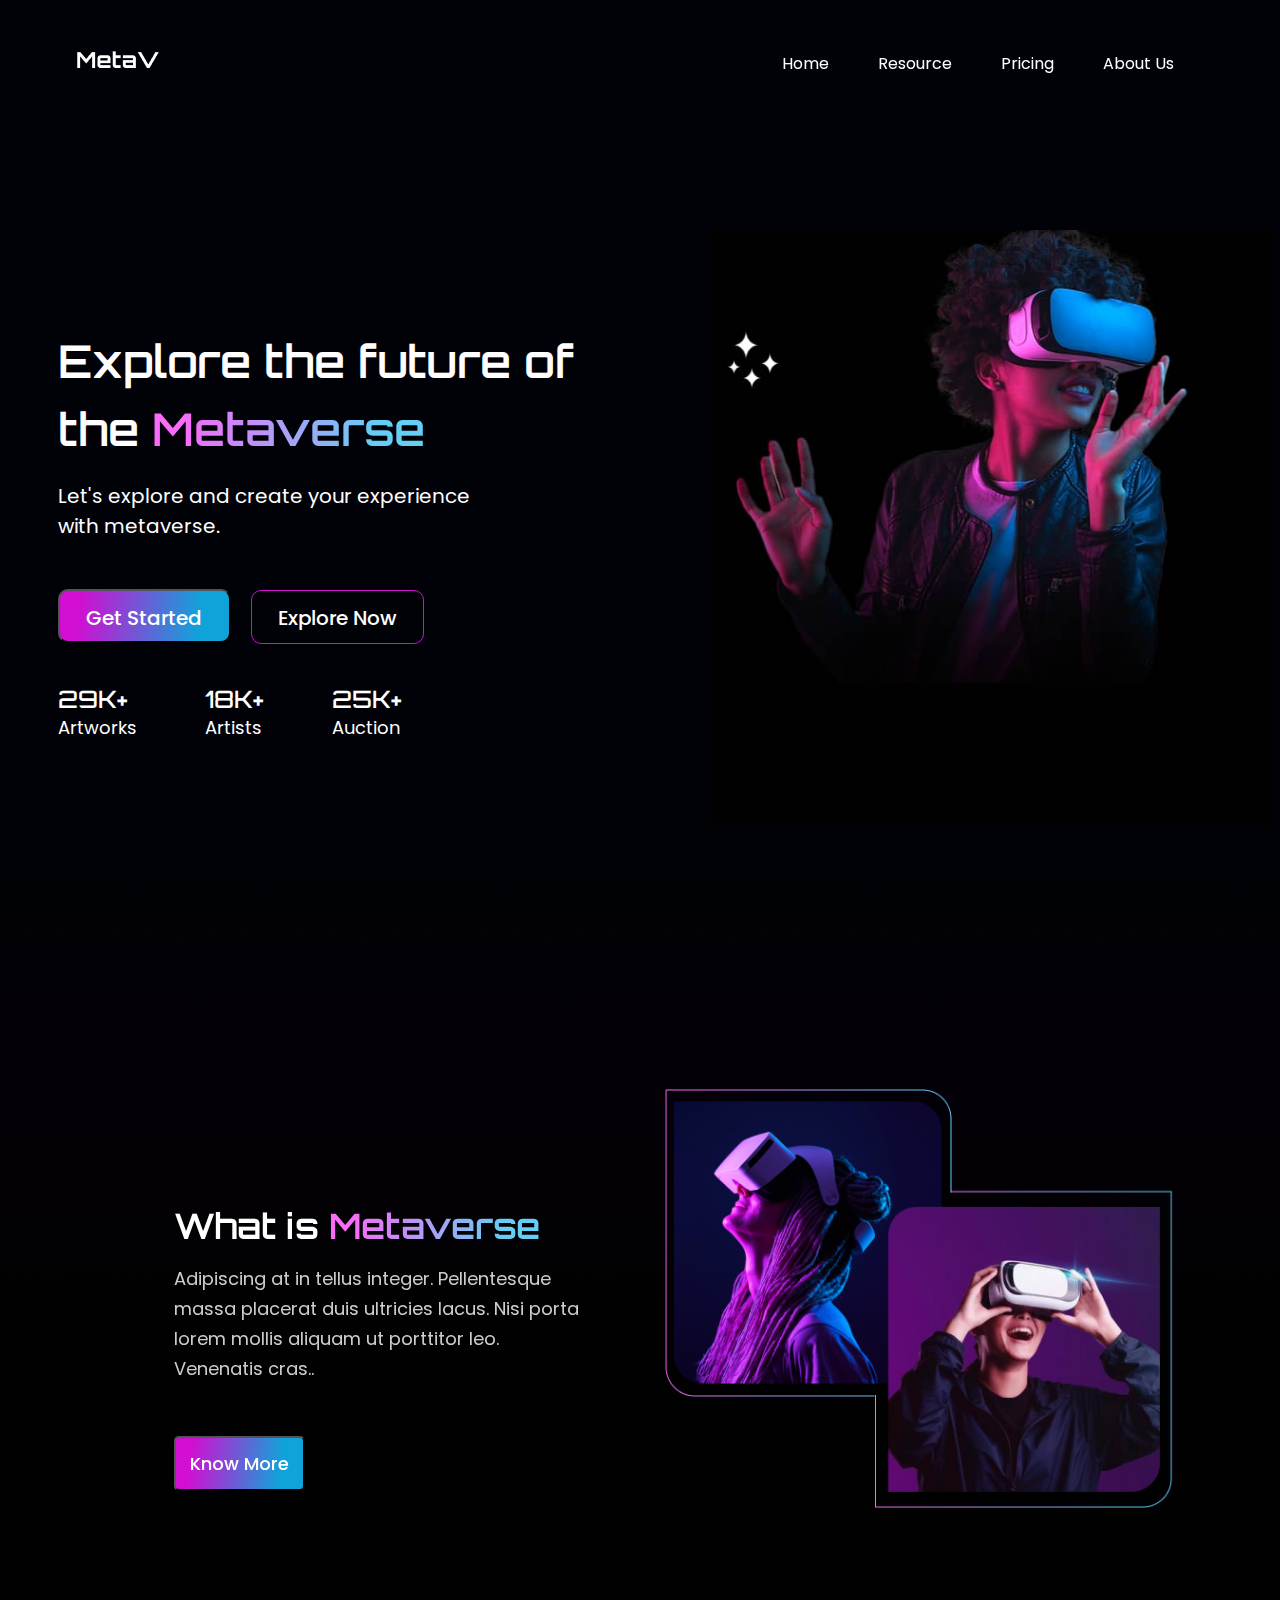
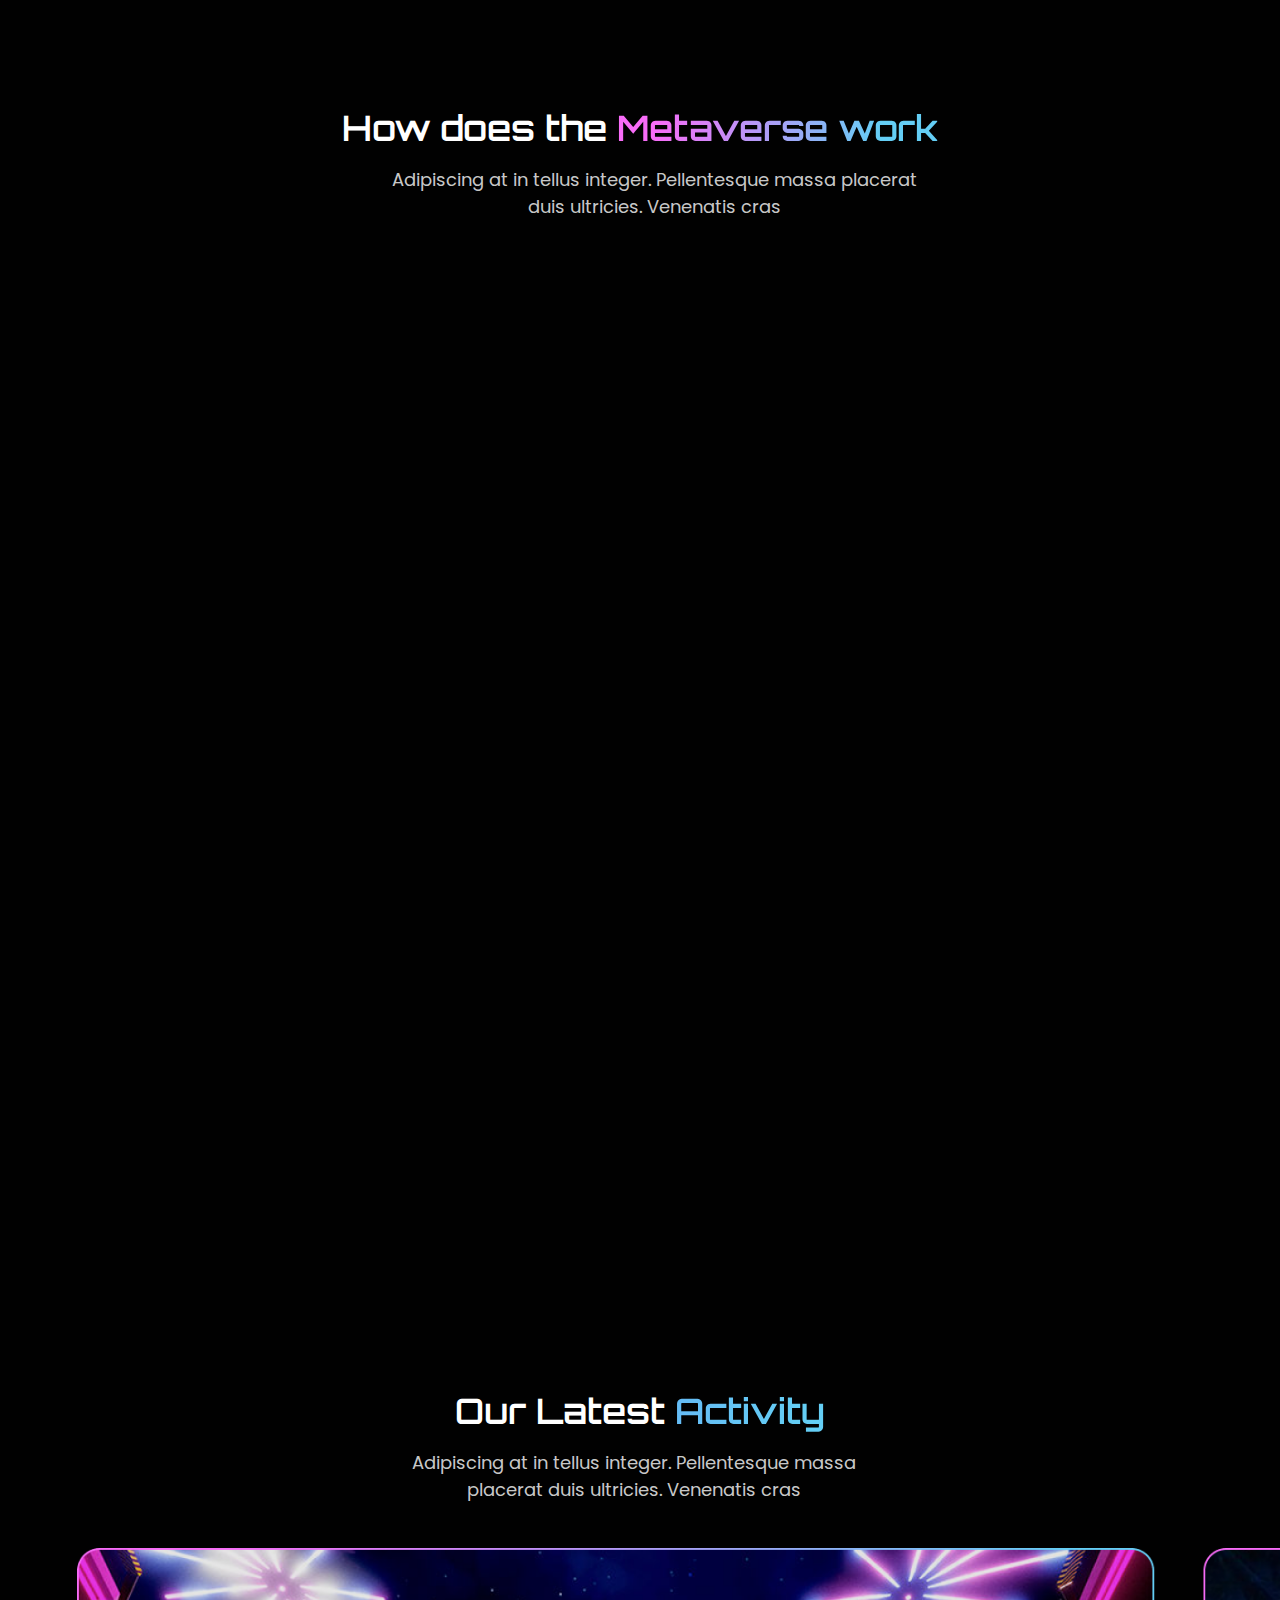
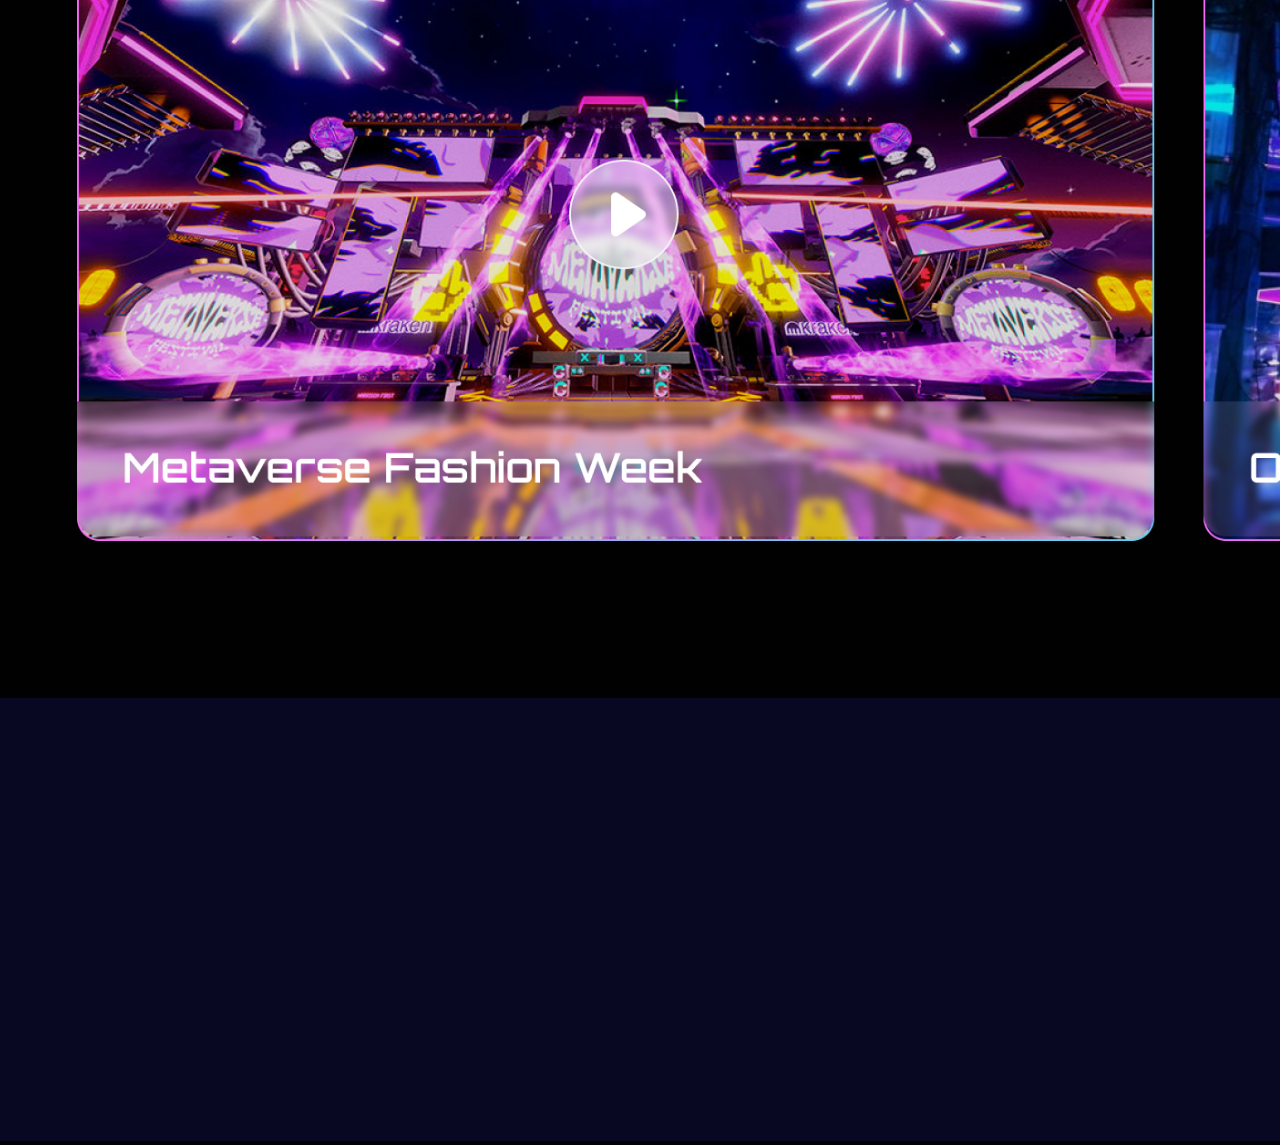
<file: index.html>
<!DOCTYPE html>
<html lang="en">
<head>
    <meta charset="UTF-8">
    <meta name="viewport" content="width=device-width, initial-scale=1.0">
    <link rel="stylesheet" href="https://cdn.jsdelivr.net/npm/aos@2.3.1/dist/aos.css" />
    <script src="https://cdn.jsdelivr.net/npm/aos@2.3.1/dist/aos.js"></script>
    <link rel="stylesheet" href="styles.css">
    <title>MetaVerse</title>
</head>
<body>
    <header>
        <div class="irene">
            <div class="logo">
                <img src="MetaV.png" alt="">
            </div>

            <div>
                <img class="open" src="menu-open2.png" alt="">
                <img class="close" src="menu-close2.png" alt="">
            </div>

            <nav>
                <a href="#">Home</a>
                <a href="#">Resource</a>
                <a href="#">Pricing</a>
                <a href="#">About Us</a>
            </nav>
        </div>

        <div class="nav2">
            <div class="item">        
                <a href="index.html">Home</a>
            </div>

            <div class="item">                
                <a href="index.html">Resource</a>
            </div>

            <div class="item">                   
                <a href="index.html">Pricing</a>
            </div>

            <div class="item">
                <a href="index.html">About Us</a>
            </div>
        </div>
    </header>

    <main>
        <div class="mobile-section">
            <img src="metaverse image.jpg" alt="">
        </div>

        <div class="nun">
            <h3>29K+</h3>
            <p>Artworks</p>
        </div>

        <div class="off">
            <h3>18K+</h3>
            <p>Artists</p>
        </div>

        <div class="mine">
            <h3>25K+</h3>
            <p>Auction</p>
        </div>

        <div class="section1">
            <div class="explore">
                <h1>
                    Explore the future of the <span>Metaverse</span>
                </h1>

                <p>Let's explore and create your experience with metaverse.</p>

                <div class="click">
                    <button class="btn1">Get Started</button>
                    <button class="btn2">Explore Now</button>
                </div>

                <div class="figure">
                    <div class="nun">
                        <h3>29K+</h3>
                        <p>Artworks</p>
                    </div>

                    <div class="nun">
                        <h3>18K+</h3>
                        <p>Artists</p>
                    </div>

                    <div class="nun">
                        <h3>25K+</h3>
                        <p>Auction</p>
                    </div>
                </div>
            </div>

            <div class="pic1">
                <img class="inn" src="image 11.jpg" alt="">
            </div>
        </div>

        <div class="section2">
            <div class="pic2" data-aos="slide-left">
                <img src="image 2.png" alt="">
            </div>

            <div class="meta" data-aos="slide-right">
                <h1>What is <span>Metaverse</span></h1>

                <p>Adipiscing at in tellus integer. Pellentesque massa placerat duis ultricies lacus. Nisi porta lorem mollis aliquam ut porttitor leo. Venenatis cras..</p>

                <button>Know More</button>
            </div>
        </div>

        <div class="section3">
            <h1>How does the <span>Metaverse work</span></h1>

            <div>
                <p>Adipiscing at in tellus integer. Pellentesque massa placerat duis ultricies. Venenatis cras</p>
            </div>

            <div class="arrow">
                <img src="arrow-con.png" alt="">
            </div>
        </div>

        <div class="section4">
            <div class="collections" data-aos="fade-up">
                <img src="image 4.png" alt="">
                <h3>Discuss with Colleagues</h3>
                <p>Working online is the same experience as work ing in an office. This will be. achieved with..</p>
                <button class="btn">Try now</button>
                <button class="btn2">Explore now</button>
            </div>

            <div class="collections" data-aos="fade-up">
                <img src="image 5.png" alt="">
                <h3>Virtual Reality Concert</h3>
                <p>Watching concerts virtually is one of the things that can be done in cyberspace..</p>
                <button class="btn">Try now</button>
                <button class="btn2">Explore now</button>
            </div>

            <div class="collections" data-aos="fade-up">
                <img src="image 6.png" alt="">
                <h3>Playing Games</h3>
                <p>For gamers, the metaverse could be an interesting platform of choice for the..</p>
                <button class="btn">Try now</button>
                <button class="btn2">Explore now</button>
            </div>

            <div class="collections" data-aos="fade-up">
                <img src="image 7.png" alt="">
                <h3>Online Travel</h3>
                <p>With cyberspace, online travel is certainly not impossible. We can do this with the help of..</p>
                <button class="btn">Try now</button>
                <button class="btn2">Explore now</button>
            </div>

            <div class="collections" data-aos="fade-up">
                <img src="image 8.png" alt="">
                <h3>Artworks</h3>
                <p>In the past, works of art such as paintings could only be seen in the real world..</p>
                <button class="btn">Try now</button>
                <button class="btn2">Explore now</button>
            </div>

            <div class="collections" data-aos="fade-up">
                <img src="image 9.png" alt="">
                <h3>Digital Clothing</h3>
                <p>The community has also been active with the emergence of paintings or drawings..</p>
                <button class="btn">Try now</button>
                <button class="btn2">Explore now</button>
            </div>
        </div>

        <div class="section7">
            <div class="collections" data-aos="fade-up">
                <img src="image 4.png" alt="">
                <h3>Discuss with Colleagues</h3>
                <p>Working online is the same experience as work ing in an office. This will be. achieved with..</p>
                <button class="btn">Try now</button>
                <button class="btn2">Explore now</button>
            </div>

            <div class="collections" data-aos="fade-up">
                <img src="image 5.png" alt="">
                <h3>Virtual Reality Concert</h3>
                <p>Watching concerts virtually is one of the things that can be done in cyberspace..</p>
                <button class="btn">Try now</button>
                <button class="btn2">Explore now</button>
            </div>

            <div class="collections" data-aos="fade-up">
                <img src="image 6.png" alt="">
                <h3>Playing Games</h3>
                <p>For gamers, the metaverse could be an interesting platform of choice for the..</p>
                <button class="btn">Try now</button>
                <button class="btn2">Explore now</button>
            </div>
        </div>

        <div class="section5">
            <h1>Our Latest <span>Activity</span></h1>
            <div class="cras">
                <p>Adipiscing at in tellus integer. Pellentesque massa placerat duis ultricies. Venenatis cras</p>
            </div>
        </div>

        <div class="section6">
            <img class="metapic" src="image 10.png" alt="">
        </div>

        <div class="section8">
            <img src="image 9.png" alt="">

            <div class="week">
                <h1>Metaverse Fashion Week</h1>

                <img src="play-icon.png" alt="">
            </div>
        </div>

        <div class="section9">
            <img src="image 7.png" alt="">

            <div class="online">
                <h1>Online Travel Demonstration</h1>

                <img src="play-icon.png" alt="">
            </div>
        </div>
    </main>

    <footer>
        <div class="logo2" data-aos="fade-up">
            <img src="MetaV 2.png" alt="">
            <p>Adipiscing at in tellus integer. Pellentesque massa placerat duis ultricies lacus. Nisi porta lorem mollis aliquam ut porttitor</p>
        </div>

        <div class="about" data-aos="fade-up">
            <h3>About Us</h3>
            <p>About MetaV</p>
            <p>Contact Us</p>
            <p>FAQ</p>
            <p>Privacy Policy</p>
            <p>Terms of Service</p>
        </div>

        <div class="serve" data-aos="fade-up">
            <h3>Services</h3>
            <p>NFT Marketplace</p>
            <p>Virtual Concert</p>
            <p>Gaming</p>
            <p>Artwork</p>
            <p>Online Travel</p>
        </div>

        <div class="abse">
            <div class="about" data-aos="fade-up">
                <h3>About Us</h3>
                <p>About MetaV</p>
                <p>Contact Us</p>
                <p>FAQ</p>
                <p>Privacy Policy</p>
                <p>Terms of Service</p>
            </div>
    
            <div class="serve" data-aos="fade-up">
                <h3>Services</h3>
                <p>NFT Marketplace</p>
                <p>Virtual Concert</p>
                <p>Gaming</p>
                <p>Artwork</p>
                <p>Online Travel</p>
            </div>
        </div>

        <div class="contact" data-aos="fade-up">
            <h3>Contact</h3>
            <ul class="square">
                <li><img src="LinkedIn.png" alt=""></li>
                <li><img src="Twitter.png" alt=""></li>
                <li><img src="Instagram.png" alt=""></li>
                <li><img src="Facebook.png" alt=""></li>
            </ul>
            <p>2022 © MetaV.com All right reserved.</p>
        </div>

        <div class="contact2" data-aos="fade-up">
            <ul class="square">
                <li><img src="LinkedIn.png" alt=""></li>
                <li><img src="Twitter.png" alt=""></li>
                <li><img src="Instagram.png" alt=""></li>
                <li><img src="Facebook.png" alt=""></li>
            </ul>
            <p>2022 © MetaV.com All right reserved.</p>
        </div>
    </footer>

    <script src="/anim.js"></script>
    <!-- <script>
        AOS.init();
    </script> -->
</body>
</html>
</file>
<file: styles.css>
@import url("https://fonts.googleapis.com/css2?family=Inter:wght@900&family=Orbitron&display=swap");
@import url("https://fonts.googleapis.com/css2?family=Poppins:wght@400;500&display=swap");

* {
  padding: 0;
  margin: 0;
  box-sizing: border-box;
}

body {
  background: var(
    --1,
    linear-gradient(
      180deg,
      #010208 16.39%,
      #010206 20.51%,
      #040008 24.79%,
      #010101 30.46%,
      #010101 34.11%,
      #010101 36.21%,
      #010101 100%
    )
  );
  width: 1540;
}
header {
    position: sticky;
    top: 0;
}

header > .irene {
  display: flex;
  justify-content: space-between;
  position: sticky;
  padding: 4% 6%;
}

header > .irene > .logo {
  width: 45%;
}

header > .irene > nav {
  width: 40%;
  display: flex;
  align-items: flex-start;
  justify-content: space-evenly;
  gap: 20px;
}

header > .irene > nav a {
  color: #fff;
  cursor: pointer;
  text-decoration: none;
  font-family: "Poppins", sans-serif;
  font-size: 1rem;
  font-style: normal;
  font-weight: 400;
  line-height: normal;
}

header > .irene > nav a:hover {
  background: var(--2, linear-gradient(97deg, #f86cf8 12.04%, #64cef5 81.84%));
  -webkit-background-clip: text;
  background-clip: text;
  -webkit-text-fill-color: transparent;
}

header > .irene > div > .open {
  display: none;
}

header > .irene > div > .close {
  display: none;
}

header > .nav2 {
  display: none;
}

main > .mobile-section {
  display: none;
}

main {
  color: white;
}

main > .nun {
  display: none;
}

main > .off {
  display: none;
}

main > .mine {
  display: none;
}

main > .section1 {
  display: flex;
  justify-content: center;
}

main > .section1 > .explore {
  width: 44%;
  padding: 200px 0;
  /* padding-left: 4%; */
}

main > .section1 > .explore h1 {
  color: #fff;
  font-family: "Orbitron", sans-serif;
  font-size: 2.813rem;
  font-style: normal;
  font-weight: 600;
  line-height: 68px;
  max-width: 80%;
  cursor: default;
  padding-bottom: 18px;
}

main > .section1 > .explore span {
  background: var(--2, linear-gradient(97deg, #f86cf8 12.04%, #64cef5 81.84%));
  -webkit-background-clip: text;
  background-clip: text;
  -webkit-text-fill-color: transparent;
}

main > .section1 > .explore p {
  color: #fff;
  font-family: "Poppins", sans-serif;
  font-size: 1.25rem;
  font-style: normal;
  font-weight: 400;
  line-height: normal;
  padding-bottom: 48px;
  max-width: 70%;
  cursor: default;
}

main > .section1 > .explore button {
  color: #fff;
  cursor: pointer;
  font-family: "Poppins", sans-serif;
  font-size: 1.25rem;
  font-style: normal;
  font-weight: 500;
  line-height: normal;
}

main > .section1 > .explore .btn1 {
  width: 173px;
  height: 54px;
  padding: 12px 14px;
  margin-right: 16px;
  justify-content: center;
  align-items: center;
  border-radius: 10px;
  background: var(--3, linear-gradient(97deg, #d10ed1 12.04%, #10a3da 81.84%));
  transition: all 0.3s ease-in-out;
}

main > .section1 > .explore .btn1:hover {
  transform: scale(1.1);
}

main > .section1 > .explore .btn2 {
  width: 173px;
  height: 54px;
  padding: 12px 14px;
  justify-content: center;
  align-items: center;
  gap: 10px;
  border-radius: 10px;
  border: 1px solid var(--3, #d10ed1);
  background-color: transparent;
  color: #fff;
  transition: all 0.3s ease-in-out;
}

main > .section1 > .explore .btn2:hover {
  background: var(--3, linear-gradient(97deg, #d10ed1 12.04%, #10a3da 81.84%));
  transform: scale(1.1);
}

main > .section1 > .explore > .figure {
  display: flex;
  gap: 68px;
  padding-top: 40px;
}

main > .section1 > .explore > .figure > .nun h3 {
  /* color: #FFF; */
  font-family: "Orbitron", sans-serif;
  font-size: 1.5rem;
  font-style: normal;
  font-weight: 500;
  line-height: normal;
  cursor: default;
}

main > .section1 > .explore > .figure > .nun p {
  /* color: #FFF; */
  font-family: "Poppins", sans-serif;
  font-size: 1.125rem;
  font-style: normal;
  font-weight: 400;
  line-height: normal;
  cursor: default;
}

main > .section1 > .pic1 {
  padding: 8% 0 0 0;
  width: 44%;
}

main > .section1 > .pic1 .inn {
  width: 100%;
}

main > .section2 {
  display: flex;
  justify-content: center;
  padding: 100px 0;
  width: 100%;
}

main > .section2 > .pic2 {
  width: 44%;
}

main > .section2 > .pic2 img {
  width: 90%;
}

.slide-left,
.slide-right {
  opacity: 0;
  transform: translateY(40px);
  transition: opacity 0.1s ease, transform 0.100s ease;
}

main > .section2 > .meta {
  width: 44%;
  padding: 115px 0;
  padding-left: 80px;
}

main > .section2 > .meta h1 {
  font-family: "Orbitron", sans-serif;
  font-size: 2.188rem;
  font-style: normal;
  font-weight: 600;
  line-height: normal;
  padding-bottom: 16px;
  cursor: default;
}

main > .section2 > .meta span {
  background: var(--2, linear-gradient(97deg, #f86cf8 12.04%, #64cef5 81.84%));
  -webkit-background-clip: text;
  background-clip: text;
  -webkit-text-fill-color: transparent;
}

main > .section2 > .meta p {
  color: rgba(255, 255, 255, 0.8);
  font-family: "Poppins", sans-serif;
  font-size: 1.125rem;
  font-style: normal;
  font-weight: 400;
  line-height: 30px;
  max-width: 85%;
  padding-bottom: 52px;
  cursor: default;
}

main > .section2 > .meta button {
  color: #fff;
  cursor: pointer;
  font-family: "Poppins", sans-serif;
  font-size: 1.125rem;
  font-weight: 500;
  border-radius: 5px;
  background: var(--3, linear-gradient(97deg, #d10ed1 12.04%, #10a3da 81.84%));
  padding: 12px 14px;
  justify-content: center;
  align-items: center;
  transition: all 0.3s ease-in-out;
}

main > .section2 > .meta button:hover {
  transform: scale(1.1);
}

main > .section3 {
  width: 100%;
  padding-bottom: 87px;
}

main > .section3 > div {
  margin: 0 27.5%;
  align-content: center;
}

main > .section3 h1 {
  text-align: center;
  color: #fff;
  cursor: default;
  font-family: "Orbitron", sans-serif;
  font-size: 2.188rem;
  font-style: normal;
  font-weight: 600;
  line-height: normal;
  padding-bottom: 16px;
}

main > .section3 span {
  background: var(--2, linear-gradient(97deg, #f86cf8 12.04%, #64cef5 81.84%));
  -webkit-background-clip: text;
  background-clip: text;
  -webkit-text-fill-color: transparent;
  font-family: "Orbitron", sans-serif;
  font-style: normal;
  font-weight: 600;
  line-height: normal;
}

main > .section3 > div p {
  text-align: center;
  color: rgba(255, 255, 255, 0.8);
  font-family: "Poppins", sans-serif;
  font-size: 1.125rem;
  font-style: normal;
  font-weight: 400;
  line-height: normal;
  cursor: default;
  padding-left: 5%;
  max-width: 95%;
}

main > .section3 img {
  display: none;
}

main > .section4 {
  display: grid;
  grid-template-columns: repeat(3, 1fr);
  gap: 40px;
  margin: 0 6%;
}

.fade-up {
  opacity: 0;
  transform: translateY(20px);
  transition: opacity 0.1s ease, transform 0.100s ease;
}

main > .section4 > .collections {
  background-color: #090823;
  border-top-right-radius: 7%;
  align-items: center;
  justify-content: center;
  width: 100%;
  padding: 5% 0 10% 5%;
}

main > .section4 > .collections img {
  width: 95%;
  padding-bottom: 5%;
}

main > .section4 > .collections h3 {
  color: #fff;
  cursor: default;
  font-family: "Orbitron", sans-serif;
  font-size: 1.25rem;
  font-style: normal;
  font-weight: 600;
  line-height: normal;
  padding-bottom: 5%;
}

main > .section4 > .collections p {
  color: #fff;
  cursor: default;
  font-family: "Poppins", sans-serif;
  font-size: 1rem;
  font-style: normal;
  font-weight: 400;
  line-height: normal;
  max-width: 87%;
  padding-bottom: 5%;
}

main > .section4 > .collections .btn2,
.btn {
  width: 30%;
  padding: 12px 10px;
  justify-content: center;
  align-items: center;
  /* gap: 10px; */
  cursor: pointer;
  color: #fff;
  font-family: "Poppins", sans-serif;
  font-size: 1rem;
  font-style: normal;
  font-weight: 400;
  line-height: normal;
  border-radius: 5px;
  border: 1px solid var(--3, #d10ed1);
  background-color: transparent;
  transition: all 0.3s ease-in-out;
}

main > .section4 > .collections .btn {
  border-radius: 5px;
  background: var(--3, linear-gradient(97deg, #d10ed1 12.04%, #10a3da 81.84%));
  margin-right: 16px;
}

main > .section4 > .collections .btn:hover {
  transform: scale(1.1);
}

main > .section4 > .collections .btn2:hover {
  background: var(--3, linear-gradient(97deg, #d10ed1 12.04%, #10a3da 81.84%));
  transform: scale(1.1);
}

main > .section5 {
  width: 100%;
  padding-top: 120px;
}

main > .section5 h1 {
  text-align: center;
  color: #fff;
  cursor: default;
  font-family: "Orbitron";
  font-size: 2.188rem;
  font-style: normal;
  font-weight: 600;
  line-height: normal;
  padding-bottom: 16px;
}

main > .section5 span {
  background: var(--1, linear-gradient(97deg, #65bbf5 0%, #64cef5 81.84%));
  -webkit-background-clip: text;
  background-clip: text;
  -webkit-text-fill-color: transparent;
  font-family: "Orbitron";
}

main > .section5 > .cras p {
  color: rgba(255, 255, 255, 0.8);
  text-align: center;
  cursor: default;
  font-family: "Poppins";
  font-size: 1.125rem;
  font-style: normal;
  font-weight: 400;
  line-height: normal;
  padding-left: 32%;
  max-width: 67%;
}

main > .section6 {
  width: 100%;
  margin: 0 auto;
}

main > .section6 .metapic {
  text-align: center;
  width: 100%;
  padding: 0 0 0 6%;
  padding-top: 45px;
}

main > .section7 {
  display: none;
}

main > .section8 {
  display: none;
}

main > .section9 {
  display: none;
}

footer > .abse {
  display: none;
}

footer {
  width: 100%px;
  height: 443px;
  flex-shrink: 0;
  background: #090823;
  display: grid;
  grid-template-columns: repeat(4, 45% 18% 18% 22%);
  padding: 7.5% 6%;
  margin-top: 12%;
}

footer > .logo2 {
  width: 100%;
}

footer > .logo2 img {
  padding-bottom: 23px;
}

footer > div img {
  justify-content: center;
  align-content: center;
  cursor: default;
}

footer > .logo2 p {
  max-width: 80%;
  cursor: default;
}

footer > div h3 {
  padding-bottom: 23px;
  color: #fff;
  font-family: "Orbitron";
  font-size: 1.25rem;
  font-style: normal;
  font-weight: 700;
  line-height: normal;
}

footer > div p {
  padding-bottom: 8px;
  color: #fff;
  font-family: "Poppins";
  font-size: 1.125rem;
  font-style: normal;
  font-weight: 400;
  line-height: normal;
  cursor: pointer;
}

footer > .serve {
  display: grid;
  /* padding-left: 25%; */
  cursor: default;
}

footer > .serve p:hover {
  background: var(--2, linear-gradient(97deg, #f86cf8 12.04%, #64cef5 81.84%));
  -webkit-background-clip: text;
  background-clip: text;
  -webkit-text-fill-color: transparent;
}

footer > .about {
  display: grid;
  /* padding-left: 30%; */
  cursor: default;
}

footer > .about p:hover {
  background: var(--2, linear-gradient(97deg, #f86cf8 12.04%, #64cef5 81.84%));
  -webkit-background-clip: text;
  background-clip: text;
  -webkit-text-fill-color: transparent;
}

footer > .contact {
  /* padding-left: 17%; */
  cursor: default;
}

footer > .contact2 {
  display: none;
}

footer > .contact p {
  padding-top: 10px;
}

footer > .contact img {
  width: 50%;
}

footer > .contact img:hover {
  background: var(--3, linear-gradient(97deg, #10a3da 12.84%, #d10ed1 81.04%));
  border-radius: 10%;
  width: 36px;
  height: 35px;
  transform: rotate(-360deg);
  border-radius: 100%;
  transition: 1s;
}

footer > .contact > ul {
  display: grid;
  grid-template-columns: repeat(4, 1fr);
  list-style: none;
}


@media screen and (max-width: 1280px) and (min-width: 800px) {
  main > .section1 > .explore {
    width: 55%;
    padding: 200px 0;
    padding-left: 4%;
  }

  main > .section1 > .pic1 {
    padding: 8% 0 0 0;
    width: 44%;
  }

  main > .section1 > .pic1 .inn {
    width: 100%;
  }

  main > .section2 {
    width: 100%;
  }

  main > .section2 > .meta {
    width: 40%;
    padding: 115px 0;
    padding-left: 20px;
    max-width: 100%;
  }

  main > .section3 > div p {
    max-width: 100%;
  }

  main > .section4 > .collections .btn2,
  .btn {
    width: 45%;
    padding: 12px 10px;
  }

  main > .section5 p {
    padding-left: 30%;
    max-width: 70%;
  }
}

@media (max-width: 1104px) and (min-width: 884px) {
    main > .section1 > .explore {
        width: 50%;
        padding: 110px 0;
        padding-left: 4%;
    }

    main > .section1 > .explore h1 {
        font-size: 2.5rem;
        line-height: 68px;
        max-width: 100%;
        /* margin: 0 auto; */
    }

    main > .section1 > .explore p {
        font-size: 1.6rem;
        font-weight: 300;
        padding-bottom: 48px;
        max-width: 100%;
        /* margin: 0 auto; */
    }

    main > .section1 > .explore > .click > button {
        width: 160px;
        height: 60px;
        font-size: 1.3rem;
    }

    main > .section1 > .explore > .figure > .nun h3 {
        font-size: 1.3rem;
    }
    
    main > .section1 > .explore > .figure > .nun p {
        font-size: 1rem;
    }

    main > .section1 > .pic1 {
        padding: 8% 0 0 0;
        width: 50%;
    }

    main > .section1 > .pic1 inn {
        width: 100%;
    }

    main > .section2 {
        display: flex;
        justify-content: space-evenly;
        padding: 70px 0;
    }
    
    main > .section2 > .pic2 {
        width: 44%;
    }
    
    main > .section2 > .pic2 img {
        width: 100%;
    }
        
    main > .section2 > .meta {
        width: 44%;
        padding: 100px 0;
        text-align: left;
    }
    
    main > .section2 > .meta h1 {
        font-size: 2.2rem;
        padding-bottom: 16px;
        max-width: 100%;
    }
    
    main > .section2 > .meta p {
        font-size: 1.1rem;
        max-width: 100%;
        padding-bottom: 50px;
    }
    
    main > .section2 > .meta button {
        font-size: 1.1rem;
        padding: 12px 14px;
    }

    main > .section3 {
        width: 100%;
        padding-bottom: 87px;
    }
    
    main > .section3 > div {
        margin: 0 27.5%;
        align-content: center;
    }
    
    main > .section3 h1 {
        font-size: 2.2rem;
    }
    
    main > .section3 > div p {
        text-align: center;
        font-size: 1.1rem;
        padding-left: 0;
        max-width: 100%;
    }
    
    main > .section3 img {
        display: none;
    }
    
    main > .section4 {
        gap: 20px;
        margin: 0 6%;
    }
    
    main > .section4 > .collections h3 {
        font-size: 1.2rem;
        font-weight: 200;
    }
    
    main > .section4 > .collections p {
        font-size: 1rem;
        max-width: 100%;
    }
    
    main > .section4 > .collections .btn2,
    .btn {
        width: 55%;
        margin-bottom: 4%;
        padding: 10px 8px;
        font-size: 1rem;
        font-weight: 200;
    }
    
    main > .section4 > .collections .btn {
        margin-right: 16px;
    }

    main > .section5 {
        width: 100%;
        padding-top: 120px;
    }
    
    main > .section5 h1 {
        font-size: 2.2rem;
        font-weight: 600;
    }
    
    main > .section5 > .cras p {
        font-size: 1.1rem;
        padding-left: 22%;
        max-width: 80%;
    }
    
    main > .section6 {
        width: 100%;
        margin: 0 auto;
    }
    
    main > .section7 {
        display: none;
    }
    
    main > .section8 {
        display: none;
    }
    
    main > .section9 {
        display: none;
    }
    
    footer > .abse {
        display: none;
    }
    
    footer {
        width: 100%;
        /* height: 443px; */
        padding: 8.5% 4%;
        margin-top: 12%;
    }
    
    footer > .logo2 {
        width: 100%;
    }
    
    footer > .logo2 p {
        max-width: 95%;
    }
    
    footer > div h3 {
        font-size: 1.2rem;
        font-weight: 700;
    }
    
    footer > div p {
        font-size: 1rem;
        font-weight: 400;
    }
    
    footer > .serve {
        display: grid;
        /* padding-left: 25%; */
        cursor: default;
    }
    
    footer > .about {
        display: grid;
        /* padding-left: 30%; */
        cursor: default;
    }
    
    footer > .contact {
        /* padding-left: 17%; */
        cursor: default;
    }
    
    footer > .contact2 {
        display: none;
    }
    
    footer > .contact p {
        padding-top: 5px;
    }
    
    footer > .contact img {
        width: 50%;
    }
    
    footer > .contact img:hover {
        border-radius: 10%;
        width: 19px;
        height: 18px;
        transition: 1s;
    }
}

@media screen and (max-width: 835px) {
    header {
        position: sticky;
        z-index: 2229999;
        padding: 5% 6%;
        justify-content: space-between;
        -webkit-backdrop-filter: blur(20px);
        backdrop-filter: blur(20px);
    }
  
    header > .irene > .logo {
        width: 45%;
    };
  
    header > .irene > .logo img {
        width: 65%;
    }
    
    header > .irene > nav {
        display: none;
    }
  
    header > .irene > div > .open {
        width:  150%;
        display: block;
    }
  
    header > .irene > div > .open.hide {
        display: none;
    }
  
    header > .irene > div > .close {
        width: 150%;
    }
  
    header > .irene > div > .close.hide {
        display: block;
    }
  
    header > .nav2 {
        position: sticky;
        position: relative;
        right: 0;
        width: 45%;
        -webkit-backdrop-filter: blur(100px);
        backdrop-filter: blur(100px);
    }
  
    header > .nav2 > .item img {
        width: 70px;
        height: 60px;
        padding-left: 15px;
        flex-shrink: 0;
    } 
  
    header > .nav2.visible {
        top: 62%;
        left: 50%;
        height: 100vh;
        width: 50%;
        z-index: 999999;
        background: var(--3, linear-gradient(97deg, #D10ED1 12.04%, #10A3DA 81.84%));
        /* backdrop-filter: blur(500px); */
        overflow: hidden;
        gap: 72px;
        display: flex;
        flex-direction: column;
        padding-top: 40px;
        position: absolute;
        /* position: sticky; */
        /* top: 0; */
    }
  
    header > .nav2 > .item a {
        text-decoration: none;
        padding-left: 30px;
        font-size: 2.5rem;
        font-weight: 400;
        font-family: "Poppins";
        text-align: center;
        color: white;
    }

    main > .section1 {
        display: flex;
        justify-content: center;
        width: 100%;
        margin: 0 auto;
        flex-direction: column-reverse;
    }
  
    main > .section1 > .pic1 {
        padding: 8% 0 0 0;
        width: 44%;
        display: none;
    }
  
    main > .section1 > .explore > .figure {
        display: none;
        gap: 68px;
        padding-top: 40px;
    }
    
    main > .mobile-section {
        display: flex;
        margin: 0 auto;
        padding-top: 130px;
        width: 80%;
    }
  
    main > .mobile-section > img {
        width: 100%;
        -webkit-mask-image: linear-gradient(black, black,  transparent);
        mask-image: linear-gradient(black, black,  transparent);
    }
  
    main > .nun, .off, .mine {
        position: absolute;
    }
  
    main > .nun > h3, .off > h3, .mine > h3 {
        font-family: 'Orbitron', sans-serif;
        font-size: 2.5rem;
        font-style: normal;
        font-weight: 500;
        line-height: normal;
        cursor: default;
        padding-bottom: 10px;
        z-index: 20;
    }
  
    main > .nun > p, .off > p, .mine p {
        font-family: 'Poppins', sans-serif;
        font-size: 2rem;
        font-style: normal;
        font-weight: 400;
        line-height: normal;
        cursor: default;
        z-index: 20;
    }
  
    main > .nun {
        inset: 37% 0 0 7%;
        width: 17%;
        height: 15%;
        display: flex;
        flex-direction: column;
        z-index: 20;
    }
  
    main > .off {
        inset: 24% 0 0 32%;
        display: flex;
        flex-direction: column;
        z-index: 20;
    }
  
    main > .mine {
        inset: 28% 0 0 83%;
        display: flex;
        flex-direction: column;
        z-index: 20;
    }
  
    main > .section1 > .explore {
        width: 100%;
        padding: 25px 0;
        margin: 0 auto;
    }
  
    main > .section1 > .explore h1 {
        font-size: 3.5rem;
        line-height: 68px;
        text-align: center;
        padding-bottom: 18px;
        max-width: 80%;
        margin: 0 auto;
    }
    
    main > .section1 > .explore p {
        text-align: center;
        font-size: 2.2rem;
        padding-bottom: 48px;
        max-width: 77%;
        margin: 0 auto;
    }
  
    main > .section1 > .explore > .click {
        width: 100%;
        margin: 0 25%;
    }
  
    main > .section1 > .explore > .click > button {
        width: 190px;
        height: 70px;
        font-size: 1.5rem;
    }

    main > .section2 {
        display: flex;
        justify-content: center;
        flex-direction: column;
        padding: 250px 0 170px 0;
    }
    
    main > .section2 > .pic2 {
        width: 80%;
        margin: 0 auto;
    }
    
    main > .section2 > .pic2 img {
        width: 100%;
    }
    
    main > .section2 > .meta {
        width: 100%;
        padding: 115px 0;
        padding-left: 90px;
    }
  
    .slide-left {
        opacity: 0;
        transform: translateY(40px);
        transition: opacity 0.200s ease, transform 0.200s ease;
    }
  
    .slide-right {
        opacity: 0;
        transform: translateY(40px);
        transition: opacity 0.400s ease, transform 0.400s ease;
    }
    
    main > .section2 > .meta h1 {
        font-size: 3.5rem;
        padding-bottom: 20px;
    }
    
    main > .section2 > .meta p {
        font-size: 2rem;
        line-height: 50px;
        max-width: 97%;
        padding-bottom: 52px;
    }
    
    main > .section2 > .meta button {
        font-size: 1.5rem;
        padding: 17px 18px;
        border-radius: 10px;
    }
  
    main > .section3 {
        width: 100%;
        padding-left: 90px;
    }
    
    main > .section3 > div {
        margin: 0 0;
    }
    
    main > .section3 h1 {
        text-align: start;
        font-size: 3.5rem;
        max-width: 80%;
    }
    
    main > .section3 > div p {
        text-align: start;
        font-size: 2rem;
        padding-left: 0;
        max-width: 99%;
    }
  
    main > .section3 > .arrow {
        width: 20%;
        position: absolute;
        inset: 240% 0 0 82%;
    }
  
    main > .section3 img {
        display: flex;
        width: 25%;
    }
  
    main > .section4 {
        display: none;
        grid-template-columns: repeat(1, 1fr);
        gap: 40px;
        margin: 0 6%;
    }
  
    main > .section7 {
        display: grid;
        grid-template-columns: repeat(1, 1fr);
        gap: 40px;
        margin: 0 9%;
    }
    
    main > .section7 > .collections {
        background-color: #090823;
        border-top-right-radius: 7%;
        align-items: center;
        justify-content: center;
        width: 100%;
        padding: 5% 0 10% 5%;
    }
    
    main > .section7 > .collections img {
        width: 95%;
        padding-bottom: 5%;
    }
    
    main > .section7 > .collections h3 {
        color: #FFF;
        cursor: default;
        font-family: "Orbitron", sans-serif;
        font-size: 2.2rem;
        font-style: normal;
        font-weight: 600;
        line-height: normal;
        padding-bottom: 5%;
    }
    
    main > .section7 > .collections p {
        color: #FFF;
        cursor: default;
        font-family: "Poppins", sans-serif;
        font-size: 1.5rem;
        font-style: normal;
        font-weight: 400;
        line-height: normal;
        max-width: 87%;
        padding-bottom: 5%;
    }
    
    main > .section7 > .collections .btn2, .btn {
        width: 30%;
        padding: 17px 5px;
        justify-content: center;
        align-items: center;
        cursor: pointer;
        color: #FFF;
        font-family: "Poppins", sans-serif;
        font-size: 1.5rem;
        font-style: normal;
        font-weight: 400;
        line-height: normal;
        border-radius: 10px;
        border: 1px solid var(--3, #D10ED1);
        background-color: transparent;
        transition: all .3s ease-in-out;
    }
    
    main > .section7 > .collections .btn {
        border-radius: 5px;
        background: var(--3, linear-gradient(97deg, #D10ED1 12.04%, #10A3DA 81.84%));
        margin-right: 16px;
    }
    
    main > .section7 > .collections .btn:hover {
        transform: scale(1.1);
    }
    
    main > .section7 > .collections .btn2:hover {
        background: var(--3, linear-gradient(97deg, #D10ED1 12.04%, #10A3DA 81.84%));
        transform: scale(1.1);
    }
  
    main > .section5 {
        width: 100%;
        padding-top: 120px;
        padding-left: 90px;
    } 
    
    main > .section5 h1 {
        text-align: start;
        color: #FFF;
        cursor: default;
        font-family: "Orbitron";
        font-size: 3.5rem;
        font-style: normal;
        font-weight: 600;
        line-height: normal;
        padding-bottom: 16px;
    }
    
    main > .section5 > .cras p {
        text-align: start;
        font-size: 2rem;
        padding-left: 0;
        max-width: 95%;
    }
  
    main > .section6 {
        display: none;
    }
  
    main > .section8 {
        display: flex;
        flex-direction: column;
        width: 100%;
        margin: 0 auto;
        padding-top: 100px;
    }
  
    main > .section8 > img {
        width: 80%;
        margin: 0 auto;
        border: 4px solid #D10ED1;
        border-radius: 40px;
    }
  
    main > .section8 > .week {
        width: 100%;
        display: flex;
        padding-top: 80px;
        position: relative;
    }
  
    main > .section8 > .week img {
        width: 13%;
        background-color: #ffffff;
        border-radius: 50%;
        position: absolute;
        inset: 35% 0 0 76%;
    }
  
    main > .section8 > .week h1 {
        font-family: "Orbitron";
        font-size: 3.5rem;
        font-style: normal;
        font-weight: 600;
        max-width: 80%;
        padding-left: 90px;
    }
  
    main > .section9 {
        display: flex;
        flex-direction: column;
        width: 100%;
        margin: 0 auto;
        padding-top: 150px;
    }
  
    main > .section9 > img {
        width: 80%;
        margin: 0 auto;
        border: 4px solid #D10ED1;
        border-radius: 40px;
    }
  
    main > .section9 > .online {
        width: 100%;
        display: flex;
        padding-top: 80px;
        position: relative;
    }
  
    main > .section9 > .online img {
        width: 13%;
        background-color: #ffffff;
        border-radius: 50%;
        position: absolute;
        inset: 35% 0 0 76%;
    }
  
    main > .section9 > .online h1 {
        font-family: "Orbitron";
        font-size: 3.5rem;
        font-style: normal;
        font-weight: 600;
        max-width: 80%;
        padding-left: 90px;
    }
  
    footer {
        width: 100%;
        height: 100vh;
        display: grid;
        grid-template-columns: none;
        padding: 7.5% 0;
        margin-top: 12%;
        padding: 100px;
    }
    
    footer > .logo2 {
        width: 100%;
    }
    
    footer > .logo2 img {
        padding-bottom: 45px;
        width: 40%;
    }
    
    footer > div img {
        justify-content: center;
        align-content: center;
        cursor: default;
    }
    
    footer > .logo2 p {
        max-width: 100%;
        padding-bottom: 8px;
        font-size: 2rem;
        font-weight: 400;
    }
    
    footer > div h3 {
        padding-bottom: 23px;
        font-size: 2.5rem;
        font-weight: 700;
    }
    
    footer > div p {
        padding-bottom: 8px;
        font-size: 2rem;
        font-weight: 400;
    }
    
    footer > .serve {
        display: none;
        cursor: default;
    }
    
    footer > .serve p:hover {
        background: var(--2, linear-gradient(97deg, #F86CF8 12.04%, #64CEF5 81.84%));
        -webkit-background-clip: text;
        background-clip: text;
        -webkit-text-fill-color: transparent;
    }
    
    footer > .about {
        display: none;
        cursor: default;
    }
    
    footer > .about p:hover {
        background: var(--2, linear-gradient(97deg, #F86CF8 12.04%, #64CEF5 81.84%));
        -webkit-background-clip: text;
        background-clip: text;
        -webkit-text-fill-color: transparent;
    }
  
    footer > .abse {
        display: flex;
        justify-content: space-between;
        padding-top: 65px;
    }
  
    footer > .contact {
        display: none;
    }
    
    footer > .contact2 {
        width: 100%;
        cursor: default;
        display: flex;
        flex-direction: column;
        padding-top: 65px;
    }
    
    footer > .contact2 p {
        padding-top: 20px;
        padding-bottom: 40px;
    }
    
    footer > .contact2 img {
        width: 80%;
    }
    
    footer > .contact2 img:hover {
        background: var(--3, linear-gradient(97deg, #10a3da 12.84%, #d10ed1 81.04%));
        border-radius: 10%;
        width: 80%;
        height: 95%;
        transform: rotate(-360deg);
        border-radius: 100%;
        transition: 1.0s;
    }
    
    footer > .contact2 > ul {
        display: grid;
        grid-template-columns: repeat(4, 10%);
        list-style: none;
        gap: 0;
    }
}

@media screen  and (min-width: 834px) {
    main > .section3 > .arrow {
      width: 20%;
      position: absolute;
      inset: 275% 0 0 82%;
    }
}

@media screen  and (min-width: 820px) {
    main > .section3 > .arrow {
      width: 20%;
      position: absolute;
      inset: 280% 0 0 82%;
    }
}

@media screen  and (max-width: 768px) {
    main > .section3 > .arrow {
      width: 20%;
      position: absolute;
      inset: 315% 0 0 82%;
    }

    main > .nun {
        inset: 45% 0 0 7%;
        width: 17%;
        height: 15%;
    }
  
    main > .off {
        inset: 27% 0 0 32%;
    }
  
    main > .mine {
        inset: 30% 0 0 81%;
    }

    footer {
        width: 100%;
        height: 100vh;
        /* display: grid;
        grid-template-columns: none;
        padding: 7.5% 0;
        margin-top: 12%;
        padding: 100px; */
    }
    
    footer > .logo2 p {
        max-width: 100%;
        padding-bottom: 8px;
        font-size: 1.5rem;
        font-weight: 400;
    }
    
    footer > div h3 {
        padding-bottom: 23px;
        font-size: 2.3rem;
        font-weight: 700;
    }
    
    footer > div p {
        padding-bottom: 8px;
        font-size: 1.5rem;
        font-weight: 400;
    }
    
    footer > .contact2 p {
        padding-top: 20px;
        padding-bottom: 40px;
    }
}

/* @media screen  and (min-width: 801px) {
  main > .section3 > .arrow {
    width: 20%;
    position: absolute;
    inset: 271% 0 0 82%;
  }

  main > .section5 p {
    text-align: start;
    font-size: 2rem;
    padding-left: 0;
    max-width: 96%;
  }

} */

@media screen and (max-width: 786px) {
  /* main > .section1 {
      display: flex;
      justify-content: center;
      width: 100%;
      margin: 0 auto;
      flex-direction: column-reverse;
  }

  main > .section1 > .pic1 {
      padding: 8% 0 0 0;
      width: 44%;
      display: none;
  }

  main > .section1 > .explore > .figure {
      display: none;
      gap: 68px;
      padding-top: 40px;
  }
  
  main > .mobile-section {
      display: flex;
      margin: 0 auto;
      padding-top: 130px;
      width: 80%;
      z-index: 2;
  }

  main > .mobile-section > img {
      width: 100%;
  }

  main > .nun, .off, .mine {
      position: absolute;
  } */

  /* main > .nun > h3, .off > h3, .mine > h3 {
      font-size: 2rem;
  }

  main > .nun > p, .off > p, .mine p {
      font-size: 1.7rem;
  }

  main > .nun {
      inset: 45% 0 0 7%;
      width: 17%;
      height: 15%;
  }

  main > .off {
      inset: 27% 0 0 32%;
  }

  main > .mine {
      inset: 35% 0 0 81%;
  }

  main > .section1 > .explore {
      width: 100%;
      padding: 25px 0;
      margin: 0 auto;
  }

  main > .section1 > .explore h1 {
      font-size: 3.5rem;
      max-width: 80%;
  }
  
  main > .section1 > .explore p {
      font-size: 2rem;
  }

  main > .section1 > .explore > .click {
      width: 100%;
      margin: 0 25%;
  }

  main > .section1 > .explore > .click > button {
      width: 180px;
      height: 70px;
      font-size: 1.2rem;
  }

  main > .section2 {
      padding: 220px 0 170px 0;
  }
  
  main > .section2 > .pic2 {
      width: 80%;
  }
  
  main > .section2 > .pic2 img {
      width: 100%;
  }
  
  main > .section2 > .meta {
      padding-left: 90px;
  }
  
  main > .section2 > .meta h1 {
      font-size: 3rem;
      padding-bottom: 20px;
  }
  
  main > .section2 > .meta p {
      font-size: 1.7rem;
      line-height: 45px;
      max-width: 97%;
  }
  
  main > .section2 > .meta button {
      font-size: 1.2rem;
      padding: 17px 18px;
  }

  main > .section3 {
      width: 100%;
      padding-left: 90px;
  }
  
  main > .section3 h1 {
      font-size: 3rem;
      max-width: 90%;
  }
  
  main > .section3 > div p {
      font-size: 1.7rem;
      max-width: 99%;
  }

  main > .section3 > .arrow {
      inset: 299% 0 0 82%;
  }

  main > .section3 img {
      display: flex;
      width: 25%;
  }
  
  main > .section7 > .collections h3 {
      font-size: 2rem;
      font-weight: 600;
  }
  
  main > .section7 > .collections p {
      font-size: 1.3rem;
      font-weight: 400;
      max-width: 87%;
  }
  
  main > .section7 > .collections .btn2, .btn {
      width: 30%;
      padding: 15px 3px;
      font-size: 1.2rem;
      font-weight: 400;
  }

  main > .section5 {
      padding-top: 110px;
  } 
  
  main > .section5 h1 {
      font-size: 3rem;
      font-weight: 600;
  }
  
  main > .section5 > .cras p {
      font-size: 1.7rem;
      max-width: 95%;
  }

  main > .section8 > .week h1 {
      font-size: 3rem;
      font-weight: 600;
      padding-left: 90px;
      max-width: 70%;
  }

  main > .section9 > .online h1 {
      font-size: 3rem;
      font-weight: 600;
      max-width: 80%;
      padding-left: 90px;
  }

  footer {
      height: 100vh;
      margin-top: 12%;
      padding: 90px;
  }
  
  footer > .logo2 {
      width: 100%;
  }
  
  footer > .logo2 img {
      padding-bottom: 45px;
      width: 40%;
  }
  
  footer > .logo2 p {
      max-width: 100%;
      padding-bottom: 4px;
      font-size: 1.7rem;
      font-weight: 400;
  }
  
  footer > div h3 {
      padding-bottom: 15px;
      font-size: 2rem;
      font-weight: 700;
  }
  
  footer > div p {
      padding-bottom: 5px;
      font-size: 1.7rem;
      font-weight: 400;
  }
  
  footer > .contact2 {
      padding-top: 55px;
  }
  
  footer > .contact2 img {
      width: 80%;
  } */
}

@media screen and (max-width: 430px) {
    header > .nav2 > .item a {
        text-decoration: none;
        padding-left: 30px;
        font-size: 1.5rem;
        font-weight: 400;
        font-family: "Poppins";
        text-align: center;
        color: white;
    }

  main > .nun > h3, .off > h3, .mine > h3 {
    font-size: 1.1rem;
}

main > .nun > p, .off > p, .mine p {
    font-size: 1.1rem;
}

main > .nun {
    inset: 42% 0 0 7%;
    width: 17%;
    height: 11%;
}

main > .off {
    inset: 27% 0 0 35%;
}

main > .mine {
    inset: 32% 0 0 83%;
}

main > .section1 > .explore {
    width: 100%;
    padding: 25px 0;
    margin: 0 auto;
}

main > .section1 > .explore h1 {
    font-size: 2rem;
    line-height: 50px;
    max-width: 80%;
}

main > .section1 > .explore p {
    font-size: 1.2rem;
}

main > .section1 > .explore > .click {
    width: 100%;
    margin: 0 18%;
}

main > .section1 > .explore > .click > button {
    width: 130px;
    height: 50px;
    font-size: 1rem;
}

main > .section2 {
    padding: 150px 0 30px 0;
}

main > .section2 > .pic2 {
    width: 80%;
}

main > .section2 > .pic2 img {
    width: 100%;
}

main > .section2 > .meta {
    padding-left: 50px;
}

main > .section2 > .meta h1 {
    font-size: 1.7rem;
    padding-bottom: 20px;
}

main > .section2 > .meta p {
    font-size: 1.2rem;
    line-height: 28px;
    max-width: 97%;
}

main > .section2 > .meta button {
    font-size: 1rem;
    padding: 8px 13px;
}

main > .section3 {
    width: 100%;
    padding-left: 50px;
}

main > .section3 h1 {
    font-size: 1.7rem;
    max-width: 90%;
}

main > .section3 > div p {
    font-size: 1.2rem;
    max-width: 100%;
}

main > .section3 > .arrow {
    inset: 230% 0 0 82%;
}

main > .section3 img {
    display: flex;
    width: 25%;
}

main > .section7 > .collections h3 {
    font-size: 1.2rem;
    font-weight: 500;
}

main > .section7 > .collections p {
    font-size: 1rem;
    font-weight: 300;
    max-width: 97%;
}

main > .section7 > .collections .btn2, .btn {
    width: 40%;
    padding: 8px 3px;
    font-size: 1rem;
    font-weight: 400;
}

main > .section5 {
    padding-top: 100px;
    padding-left: 50px;
} 

main > .section5 h1 {
    font-size: 1.7rem;
    font-weight: 600;
}

main > .section5 > .cras p {
    font-size: 1.2rem;
    max-width: 97%;
}

main > .section8 > .week h1 {
    font-size: 1.7rem;
    font-weight: 600;
    padding-left: 50px;
    max-width: 70%;
}

main > .section9 > .online h1 {
    font-size: 1.7rem;
    font-weight: 600;
    max-width: 80%;
    padding-left: 50px;
}

footer {
    height: 100vh;
    margin-top: 12%;
    padding: 50px;
}

footer > .logo2 {
    width: 100%;
}

footer > .logo2 img {
    padding-bottom: 45px;
    width: 37%;
}

footer > .logo2 p {
    max-width: 100%;
    padding-bottom: 0;
    font-size: 1.2rem;
    font-weight: 400;
}

footer > div h3 {
    padding-bottom: 15px;
    font-size: 1.2rem;
    font-weight: 700;
}

footer > div p {
    padding-bottom: 5px;
    font-size: 1rem;
    font-weight: 400;
}

footer > .contact2 {
    padding-top: 15px;
}

footer > .contact2 img {
    width: 80%;
}
}

/* @media screen and (max-width: 414px) and (max-width: 896px)  {
    main > .section3 > .arrow {
    inset: 229% 0 0 82%;
    }
} */

/* @media screen and (max-width: 390px) {
    main > .section3 > .arrow {
        inset: 350% 0 0 82%;
    }
} */

@media screen and (max-width: 394px) {
    main > .nun > h3, .off > h3, .mine > h3 {
        font-size: 1rem;
    }

    main > .nun > p, .off > p, .mine p {
        font-size: 1rem;
    }

    main > .nun {
        inset: 42% 0 0 7%;
        width: 16%;
        height: 12%;
    }

    main > .off {
        inset: 28% 0 0 32%;
    }

    main > .mine {
        inset: 32% 0 0 82%;
    }

    main > .section1 > .explore {
        width: 100%;
        padding: 25px 0;
        margin: 0 auto;
    }

    main > .section1 > .explore h1 {
        font-size: 2rem;
        line-height: 50px;
        max-width: 90%;
    }

    main > .section1 > .explore p {
        font-size: 1.2rem;
    }

    main > .section1 > .explore > .click {
        width: 100%;
        margin: 0 13%;
    }

    main > .section1 > .explore > .click > button {
        width: 127px;
        height: 45px;
        font-size: 1rem;
    }

    main > .section3 > .arrow {
        inset: 248% 0 0 82%;
    }
}

@media screen and (max-width: 376px) {
    main > .nun {
        inset: 45% 0 0 7%;
        width: 16%;
        height: 12%;
    }

    main > .section1 > .explore h1 {
        font-size: 1.8rem;
        line-height: 40px;
        max-width: 90%;
    }

    main > .section3 > .arrow {
        inset: 253% 0 0 82%;
    }

    main > .section8 {
        padding-top: 80px;
    }

    main > .section9 {
        padding-top: 70px;
    }
}

/* @media screen and (min-width: 800px) {
    main > .nun {
        inset: 40% 0 0 7%;
        width: 16%;
        height: 12%;
    }
} */

@media screen and (max-width: 361px) {   
    main > .nun > p, .off > p, .mine p {
        font-size: 1rem;
    }
    
    main > .nun {
        inset: 40% 0 0 7%;
        width: 17%;
        height: 12%;
    }
    
    main > .off {
        inset: 28% 0 0 32%;
    }
    
    main > .mine {
        inset: 32% 0 0 80%;
    }
    
    main > .section1 > .explore {
        width: 100%;
        padding: 25px 0;
        margin: 0 auto;
    }
    
    main > .section1 > .explore h1 {
        font-size: 1.7rem;
        line-height: 40px;
        max-width: 80%;
    }
    
    main > .section1 > .explore p {
        font-size: 1rem;
    }
    
    main > .section1 > .explore > .click {
        width: 100%;
        margin: 0 12%;
    }
    
    main > .section1 > .explore > .click > button {
        width: 128px;
        height: 38px;
        font-size: 1rem;
        padding-top: 5px;
    }
      
    main > .section2 {
        padding: 100px 0 30px 0;
    }
    
    main > .section2 > .pic2 {
        width: 80%;
    }
    
    main > .section2 > .pic2 img {
        width: 100%;
    }
    
    main > .section2 > .meta {
        padding-left: 40px;
    }
    
    main > .section2 > .meta h1 {
        font-size: 1.5rem;
        padding-bottom: 20px;
    }
    
    main > .section2 > .meta p {
        font-size: 1rem;
        line-height: 22px;
        max-width: 97%;
    }
    
    main > .section2 > .meta button {
        font-size: 1rem;
        padding: 6px 10px;
    }
    
    main > .section3 {
        width: 100%;
        padding-left: 40px;
        padding-top: 0;
    }
    
    main > .section3 h1 {
        font-size: 1.5rem;
        max-width: 90%;
    }
    
    main > .section3 > div p {
        font-size: 1rem;
        max-width: 100%;
    }
    
    main > .section3 > .arrow {
        inset: 230% 0 0 82%;
    }
    
    main > .section3 img {
        display: flex;
        width: 25%;
    }
    
    main > .section7 > .collections h3 {
        font-size: 1rem;
        font-weight: 600;
    }
    
    main > .section7 > .collections p {
        font-size: 1rem;
        font-weight: 300;
        max-width: 97%;
    }
    
    main > .section7 > .collections .btn2, .btn {
        width: 40%;
        padding: 4px 3px;
        font-size: 1rem;
        font-weight: 400;
    }

    main > .section7 > .collections .btn2 {
        border-radius: 2px;
    }
    
    main > .section5 {
        padding-top: 80px;
        padding-left: 40px;
    } 
    
    main > .section5 h1 {
        font-size: 1.5rem;
        font-weight: 600;
    }
    
    main > .section5 > .cras p {
        font-size: 1rem;
        max-width: 97%;
    }
    
    main > .section8 > .week h1 {
        font-size: 1.5rem;
        font-weight: 600;
        padding-left: 40px;
        max-width: 80%;
    }
    
    main > .section9 > .online h1 {
        font-size: 1.5rem;
        font-weight: 600;
        max-width: 80%;
        padding-left: 40px;
    }
    
    footer {
        height: 100vh;
        margin-top: 12%;
        padding: 30px;
    }
    
    footer > .logo2 {
        width: 100%;
    }
    
    footer > .logo2 img {
        padding-bottom: 30px;
        width: 39%;
    }
    
    footer > .logo2 p {
        max-width: 100%;
        padding-bottom: 0;
        font-size: 1rem;
        font-weight: 400;
    }
    
    footer > div h3 {
        padding-bottom: 15px;
        font-size: 1.2rem;
        font-weight: 700;
    }
    
    footer > div p {
        padding-bottom: 5px;
        font-size: 1rem;
        font-weight: 400;
    }
    
    footer > .contact2 {
        padding-top: 15px;
    }
    
    footer > .contact2 img {
        width: 80%;
    }
}

@media screen and (max-width: 360px) {   
    main > .nun > p, .off > p, .mine p {
        font-size: 1rem;
    }
    
    main > .nun {
        inset: 40% 0 0 7%;
        width: 17%;
        height: 12%;
    }
    
    main > .off {
        inset: 28% 0 0 32%;
    }
    
    main > .mine {
        inset: 32% 0 0 80%;
    }

    main > .section3 > .arrow {
        inset: 220% 0 0 82%;
    }
}

@media screen and (max-width: 840px) and (min-width: 1195px) {   
    main > .nun > p, .off > p, .mine p {
        font-size: 2rem;
    }
    
    main > .nun {
        inset: 42% 0 0 7%;
        width: 17%;
        height: 12%;
    }
    
    main > .off {
        inset: 30% 0 0 32%;
    }
    
    main > .mine {
        inset: 37% 0 0 80%;
    }
    
    main > .section1 > .explore {
        width: 100%;
        padding: 25px 0;
        margin: 0 auto;
    }
    
    main > .section1 > .explore h1 {
        font-size: 1.7rem;
        line-height: 40px;
        max-width: 80%;
    }
    
    main > .section1 > .explore p {
        font-size: 1rem;
    }
    
    main > .section1 > .explore > .click {
        width: 100%;
        margin: 0 12%;
    }
    
    main > .section1 > .explore > .click > button {
        width: 130px;
        height: 40px;
        font-size: 1rem;
        padding-top: 7px;
    }
      
    main > .section2 {
        padding: 130px 0 30px 0;
    }
    
    main > .section2 > .pic2 {
        width: 80%;
    }
    
    main > .section2 > .pic2 img {
        width: 100%;
    }
    
    main > .section2 > .meta {
        padding-left: 40px;
    }
    
    main > .section2 > .meta h1 {
        font-size: 1.5rem;
        padding-bottom: 20px;
    }
    
    main > .section2 > .meta p {
        font-size: 1rem;
        line-height: 22px;
        max-width: 97%;
    }
    
    main > .section2 > .meta button {
        font-size: 1rem;
        padding: 6px 10px;
    }
    
    main > .section3 {
        width: 100%;
        padding-left: 40px;
    }
    
    main > .section3 h1 {
        font-size: 1.5rem;
        max-width: 90%;
    }
    
    main > .section3 > div p {
        font-size: 1rem;
        max-width: 100%;
    }
    
    main > .section3 > .arrow {
        inset: 13% 0 0 82%;
    }
    
    main > .section3 img {
        display: flex;
        width: 25%;
    }
    
    main > .section7 > .collections h3 {
        font-size: 1rem;
        font-weight: 600;
    }
    
    main > .section7 > .collections p {
        font-size: 1rem;
        font-weight: 300;
        max-width: 97%;
    }
    
    main > .section7 > .collections .btn2, .btn {
        width: 40%;
        padding: 4px 3px;
        font-size: 1rem;
        font-weight: 400;
    }
    
    main > .section5 {
        padding-top: 80px;
        padding-left: 40px;
    } 
    
    main > .section5 h1 {
        font-size: 1.5rem;
        font-weight: 600;
    }
    
    main > .section5 > .cras p {
        font-size: 1rem;
        max-width: 97%;
    }
    
    main > .section8 > .week h1 {
        font-size: 1.5rem;
        font-weight: 600;
        padding-left: 40px;
        max-width: 80%;
    }
    
    main > .section9 > .online h1 {
        font-size: 1.5rem;
        font-weight: 600;
        max-width: 80%;
        padding-left: 40px;
    }
    
    footer {
        height: 100vh;
        margin-top: 12%;
        padding: 30px;
    }
    
    footer > .logo2 {
        width: 100%;
    }
    
    footer > .logo2 img {
        padding-bottom: 35px;
        width: 39%;
    }
    
    footer > .logo2 p {
        max-width: 100%;
        padding-bottom: 0;
        font-size: 1rem;
        font-weight: 400;
    }
    
    footer > div h3 {
        padding-bottom: 15px;
        font-size: 1.2rem;
        font-weight: 700;
    }
    
    footer > div p {
        padding-bottom: 5px;
        font-size: 1rem;
        font-weight: 400;
    }
    
    footer > .contact2 {
        padding-top: 15px;
    }
    
    footer > .contact2 img {
        width: 80%;
    }
}

@media screen and (max-width: 321px) { 
    header > .nav2 > .item a {
        font-size: 1rem;
        color: white;
    }

    header > .nav2.visible {
        gap: 42px;
    }

    main > .nun > p, .off > p, .mine p {
        font-size: 1rem;
    }
    
    main > .nun {
        inset: 55% 0 0 7%;
        width: 17%;
        height: 12%;
    }
    
    main > .off {
        inset: 37% 0 0 32%;
    }
    
    main > .mine {
        inset: 42% 0 0 80%;
    }
    
    main > .section1 > .explore {
        width: 100%;
        padding: 25px 0;
        margin: 0 auto;
    }
    
    main > .section1 > .explore h1 {
        font-size: 1.5rem;
        line-height: 35px;
        max-width: 80%;
    }
    
    main > .section1 > .explore p {
        font-size: 1rem;
    }
    
    main > .section1 > .explore > .click {
        width: 100%;
        margin: 0 12%;
    }
    
    main > .section1 > .explore > .click > button {
        width: 110px;
        height: 58px;
        font-size: 1rem;
        padding-top: 5px;
    }
      
    main > .section2 {
        padding: 100px 0 30px 0;
    }
    
    main > .section2 > .pic2 {
        width: 80%;
    }
    
    main > .section2 > .pic2 img {
        width: 100%;
    }
    
    main > .section2 > .meta {
        padding-left: 40px;
    }
    
    main > .section2 > .meta h1 {
        font-size: 1.3rem;
        padding-bottom: 20px;
    }
    
    main > .section2 > .meta p {
        font-size: 1rem;
        line-height: 20px;
        max-width: 95%;
    }
    
    main > .section2 > .meta button {
        font-size: 1rem;
        padding: 6px 10px;
    }
    
    main > .section3 {
        width: 100%;
        padding-left: 40px;
        padding-top: 0;
    }
    
    main > .section3 h1 {
        font-size: 1.3rem;
        max-width: 90%;
    }
    
    main > .section3 > div p {
        font-size: 1rem;
        max-width: 90%;
    }
    
    main > .section3 > .arrow {
        inset: 308% 0 0 82%;
    }
    
    main > .section3 img {
        display: flex;
        width: 25%;
    }
    
    main > .section7 > .collections h3 {
        font-size: 1rem;
        font-weight: 600;
    }
    
    main > .section7 > .collections p {
        font-size: 1rem;
        font-weight: 300;
        max-width: 97%;
    }
    
    main > .section7 > .collections .btn2, .btn {
        width: 40%;
        padding: 2px 1px;
        font-size: 1rem;
        font-weight: 400;
    }

    main > .section7 > .collections .btn2 {
        border-radius: 2px;
    }
    
    main > .section5 {
        padding-top: 80px;
        padding-left: 40px;
    } 
    
    main > .section5 h1 {
        font-size: 1.3rem;
        font-weight: 600;
    }
    
    main > .section5 > .cras p {
        font-size: 1rem;
        max-width: 95%;
    }
    
    main > .section8 > .week h1 {
        font-size: 1.5rem;
        font-weight: 600;
        padding-left: 40px;
        max-width: 80%;
    }
    
    main > .section9 > .online h1 {
        font-size: 1.5rem;
        font-weight: 600;
        max-width: 80%;
        padding-left: 40px;
    }
    
    footer {
        height: 100vh;
        margin-top: 12%;
        padding: 30px;
    }
    
    footer > .logo2 {
        width: 100%;
    }
    
    footer > .logo2 img {
        padding-bottom: 30px;
        width: 43%;
    }
    
    footer > .logo2 p {
        max-width: 100%;
        padding-bottom: 0;
        font-size: 1rem;
        font-weight: 400;
    }
    
    footer > div h3 {
        padding-bottom: 15px;
        font-size: 1.2rem;
        font-weight: 700;
    }
    
    footer > div p {
        padding-bottom: 0px;
        font-size: 1rem;
        font-weight: 400;
    }
    
    footer > .contact2 {
        padding-top: 40px;
    }
    
    footer > .contact2 img {
        width: 80%;
    }
}
</file>
